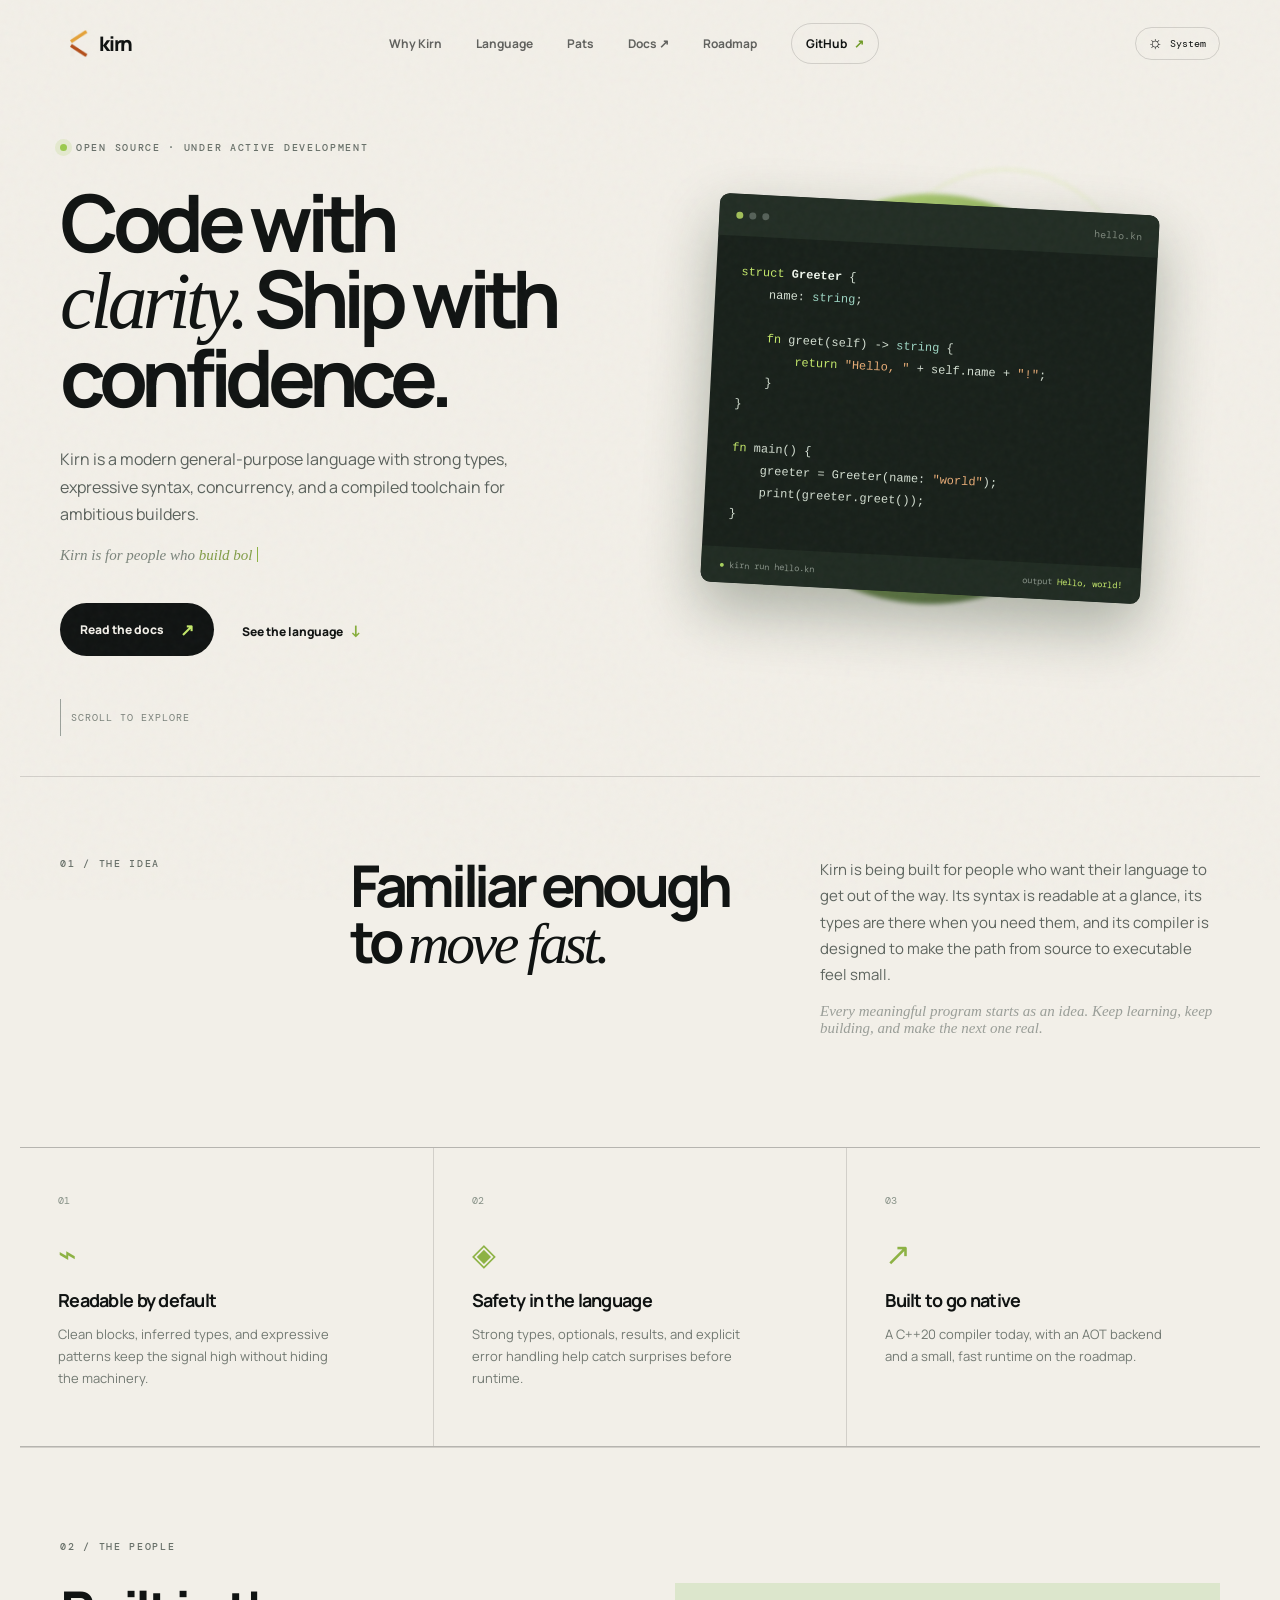
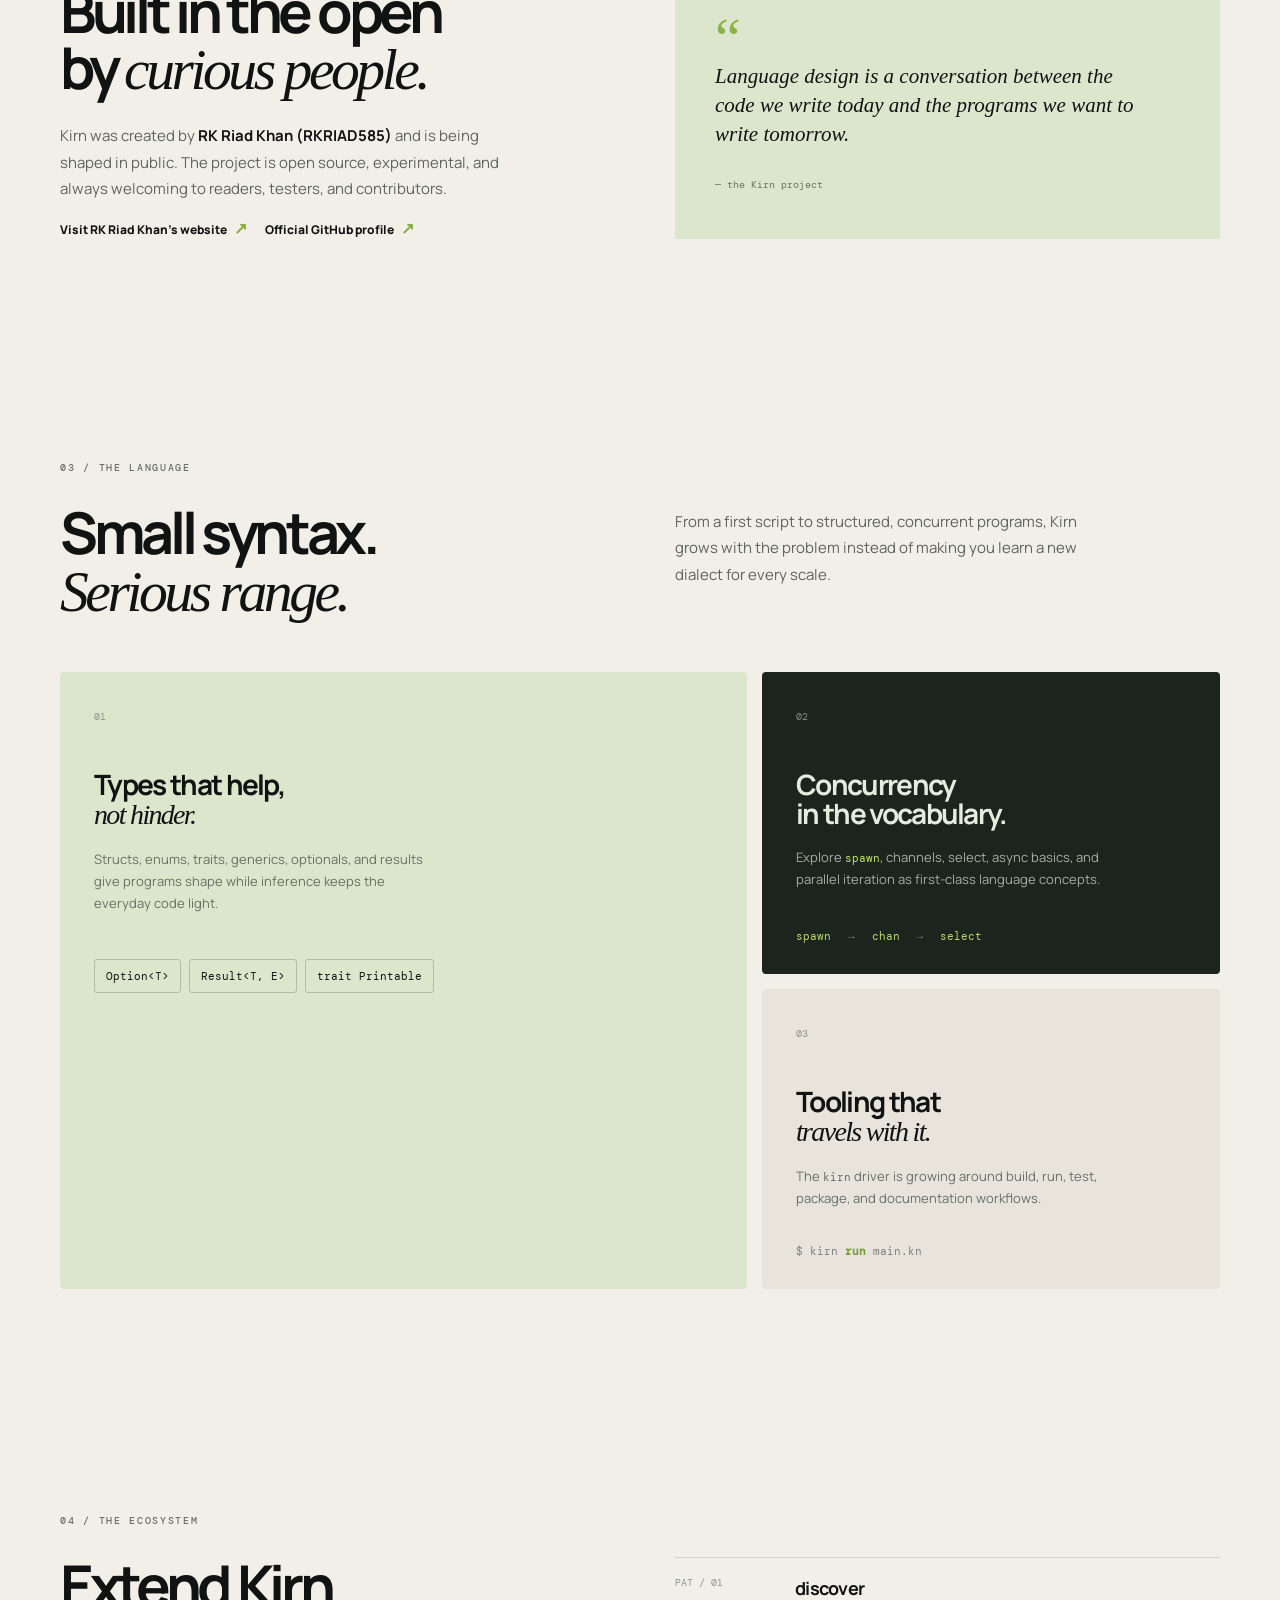
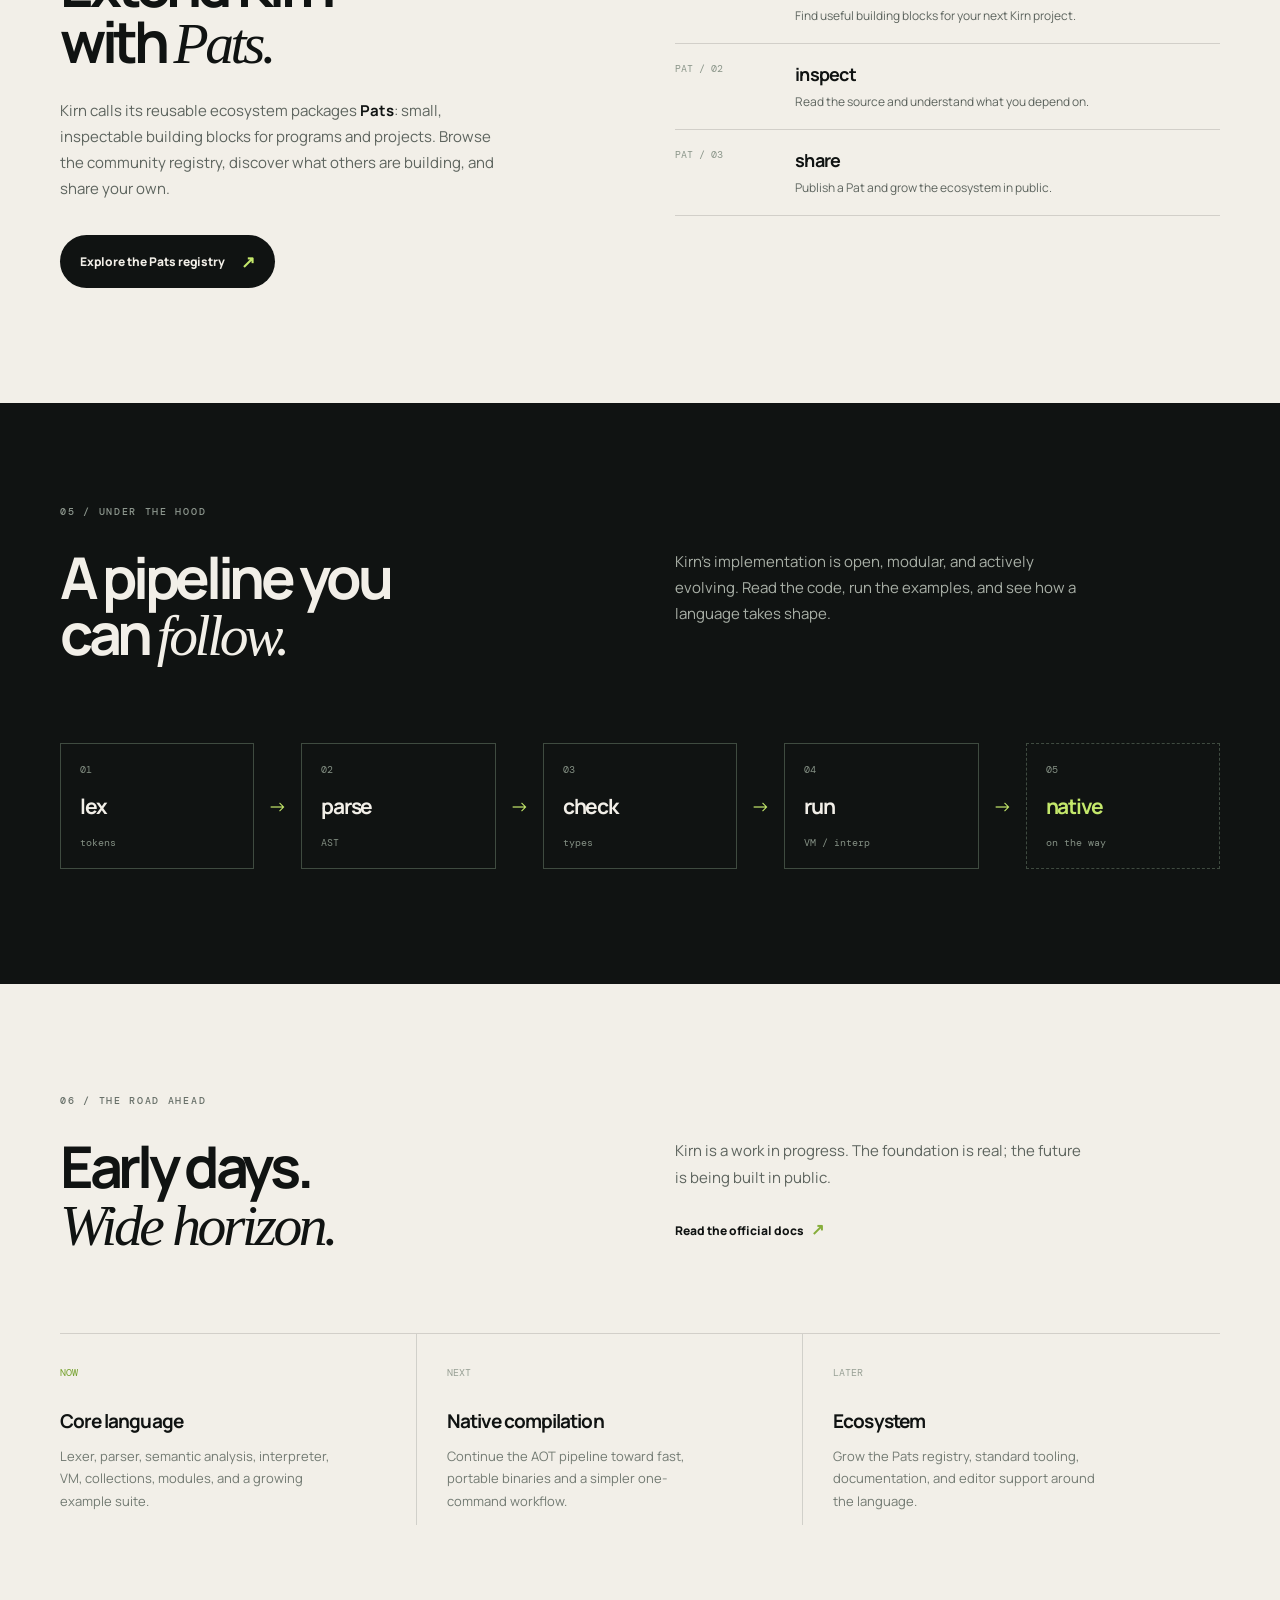
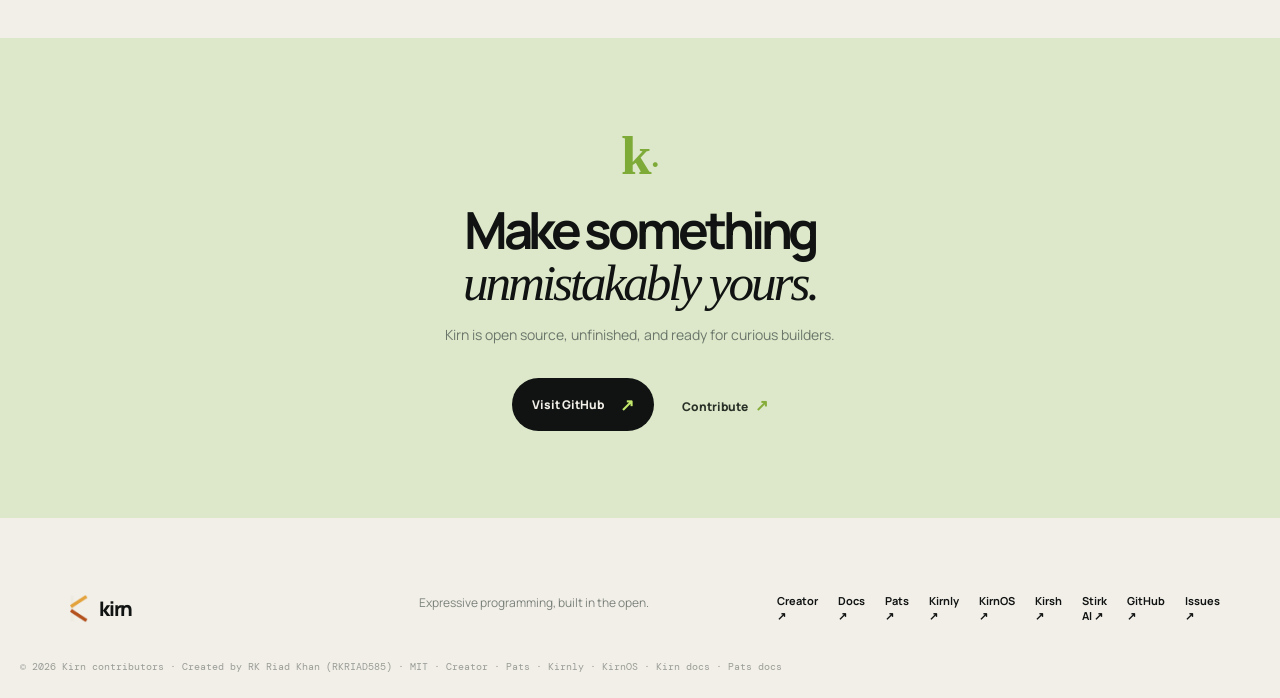
<file: index.html>
<!doctype html>
<html lang="en">
<head>
  <meta charset="UTF-8"><meta name="viewport" content="width=device-width,initial-scale=1">
  <meta name="description" content="Kirn is a modern, expressive general-purpose programming language with Python-inspired syntax, strong types, concurrency, and a fast compiled toolchain.">
  <meta name="keywords" content="Kirn programming language, systems programming language, compiled language, C++20 compiler, Python-inspired language, open source compiler">
  <meta name="author" content="RK Riad Khan (RKRIAD585)">
  <meta name="robots" content="index, follow, max-image-preview:large">
  <link rel="canonical" href="https://kirn-lang.github.io/">
  <meta name="theme-color" content="#101312"><title>Kirn Programming Language — expressive systems programming</title>
  <meta property="og:type" content="website"><meta property="og:site_name" content="Kirn"><meta property="og:title" content="Kirn Programming Language — expressive systems programming"><meta property="og:description" content="A modern, expressive general-purpose programming language with Python-inspired syntax, strong types, concurrency, and a fast compiled toolchain."><meta property="og:url" content="https://kirn-lang.github.io/"><meta property="og:image" content="https://kirn-lang.github.io/kirn-logos/kirn-1280x640.png"><meta property="og:image:alt" content="Kirn programming language">
  <meta name="twitter:card" content="summary_large_image"><meta name="twitter:title" content="Kirn Programming Language"><meta name="twitter:description" content="Expressive programming, built in the open by RK Riad Khan."><meta name="twitter:image" content="https://kirn-lang.github.io/kirn-logos/kirn-icon-on-light.png"><meta name="twitter:image:alt" content="Kirn icon">
  <link rel="icon" href="kirn-logos/kirn-icon.png"><link rel="preconnect" href="https://fonts.googleapis.com"><link rel="preconnect" href="https://fonts.gstatic.com" crossorigin>
  <link href="https://fonts.googleapis.com/css2?family=DM+Mono:wght@400;500&family=Manrope:wght@400;500;600;700;800&display=swap" rel="stylesheet"><link rel="stylesheet" href="styles.css">
</head>
<body><div class="grain" aria-hidden="true"></div>
<header class="site-header"><a class="brand" href="#top" aria-label="Kirn home"><img src="kirn-logos/kirn-icon.png" alt=""><span>kirn</span></a><nav class="nav" aria-label="Main navigation"><a href="#why">Why Kirn</a><a href="#language">Language</a><a href="#pats">Pats</a><a href="https://rkriad585.github.io/kirn/" target="_blank" rel="noreferrer">Docs <span>↗</span></a><a href="#roadmap">Roadmap</a><a class="nav-github" href="https://github.com/rkriad585/kirn" target="_blank" rel="noreferrer">GitHub <span>↗</span></a></nav><div class="header-tools"><button class="theme-toggle" type="button" aria-label="Use system theme" title="Use system theme"><span class="theme-icon" aria-hidden="true">☼</span><span class="theme-label">System</span></button><button class="menu" aria-label="Toggle navigation" aria-expanded="false"><i></i><i></i></button></div></header>
<main id="top">
<section class="hero wrap"><div class="hero-copy"><p class="eyebrow"><span class="pulse"></span> open source · under active development</p><h1>Code with<br><em>clarity.</em> Ship with<br>confidence.</h1><p class="lede">Kirn is a modern general-purpose language with strong types, expressive syntax, concurrency, and a compiled toolchain for ambitious builders.</p><p class="hero-typing" aria-live="polite"><span>Kirn is for people who </span><strong id="typing-text">build boldly.</strong><i class="typing-cursor" aria-hidden="true"></i></p><div class="hero-actions"><a class="button button-primary" href="https://rkriad585.github.io/kirn/" target="_blank" rel="noreferrer">Read the docs <span>↗</span></a><a class="text-link" href="#language">See the language <span>↓</span></a></div></div><div class="hero-art"><div class="orb orb-one"></div><div class="orb orb-two"></div><div class="code-card"><div class="window-bar"><span></span><span></span><span></span><small>hello.kn</small></div><pre><code><b>struct</b> <strong>Greeter</strong> {
    name: <i>string</i>;

    <b>fn</b> greet(self) -&gt; <i>string</i> {
        <b>return</b> <u>"Hello, "</u> + self.name + <u>"!"</u>;
    }
}

<b>fn</b> main() {
    greeter = Greeter(name: <u>"world"</u>);
    print(greeter.greet());
}</code></pre><div class="code-footer"><span><b>●</b> kirn run hello.kn</span><span>output <strong>Hello, world!</strong></span></div></div></div><div class="scroll-note"><span></span> scroll to explore</div></section>
<section class="intro wrap" id="why"><div class="section-label">01 / the idea</div><div class="intro-content"><h2>Familiar enough<br>to <em>move fast.</em></h2><div><p>Kirn is being built for people who want their language to get out of the way. Its syntax is readable at a glance, its types are there when you need them, and its compiler is designed to make the path from source to executable feel small.</p><p class="muted">Every meaningful program starts as an idea. Keep learning, keep building, and make the next one real.</p></div></div></section>
<section class="pillars wrap"><article><span class="number">01</span><div class="pillar-icon">⌁</div><h3>Readable by default</h3><p>Clean blocks, inferred types, and expressive patterns keep the signal high without hiding the machinery.</p></article><article><span class="number">02</span><div class="pillar-icon">◈</div><h3>Safety in the language</h3><p>Strong types, optionals, results, and explicit error handling help catch surprises before runtime.</p></article><article><span class="number">03</span><div class="pillar-icon">↗</div><h3>Built to go native</h3><p>A C++20 compiler today, with an AOT backend and a small, fast runtime on the roadmap.</p></article></section>
<section class="about wrap"><div class="section-label">02 / the people</div><div class="about-grid"><div><h2>Built in the open<br>by <em>curious people.</em></h2><p>Kirn was created by <strong>RK Riad Khan (RKRIAD585)</strong> and is being shaped in public. The project is open source, experimental, and always welcoming to readers, testers, and contributors.</p><div class="about-links"><a class="text-link" href="https://rkriad585.github.io/" target="_blank" rel="noreferrer">Visit RK Riad Khan’s website <span>↗</span></a><a class="text-link" href="https://github.com/rkriad585" target="_blank" rel="noreferrer">Official GitHub profile <span>↗</span></a></div></div><div class="about-note"><span class="quote-mark">“</span><p>Language design is a conversation between the code we write today and the programs we want to write tomorrow.</p><small>— the Kirn project</small></div></div></section>
<section class="language wrap" id="language"><div class="section-label">03 / the language</div><div class="language-head"><h2>Small syntax.<br><em>Serious range.</em></h2><p>From a first script to structured, concurrent programs, Kirn grows with the problem instead of making you learn a new dialect for every scale.</p></div><div class="feature-grid"><div class="feature feature-wide"><span>01</span><h3>Types that help,<br><em>not hinder.</em></h3><p>Structs, enums, traits, generics, optionals, and results give programs shape while inference keeps the everyday code light.</p><div class="type-row"><code>Option&lt;T&gt;</code><code>Result&lt;T, E&gt;</code><code>trait Printable</code></div></div><div class="feature dark-feature"><span>02</span><h3>Concurrency<br>in the vocabulary.</h3><p>Explore <code>spawn</code>, channels, select, async basics, and parallel iteration as first-class language concepts.</p><div class="signal">spawn <i>→</i> chan <i>→</i> select</div></div><div class="feature"><span>03</span><h3>Tooling that<br><em>travels with it.</em></h3><p>The <code>kirn</code> driver is growing around build, run, test, package, and documentation workflows.</p><div class="command">$ kirn <b>run</b> main.kn</div></div></div></section>
<section class="pats wrap" id="pats"><div class="section-label">04 / the ecosystem</div><div class="pats-grid"><div><h2>Extend Kirn<br>with <em>Pats.</em></h2><p>Kirn calls its reusable ecosystem packages <strong>Pats</strong>: small, inspectable building blocks for programs and projects. Browse the community registry, discover what others are building, and share your own.</p><a class="button button-primary" href="https://pats-registry.github.io/" target="_blank" rel="noreferrer">Explore the Pats registry <span>↗</span></a></div><div class="pat-list"><div><span>pat / 01</span><strong>discover</strong><p>Find useful building blocks for your next Kirn project.</p></div><div><span>pat / 02</span><strong>inspect</strong><p>Read the source and understand what you depend on.</p></div><div><span>pat / 03</span><strong>share</strong><p>Publish a Pat and grow the ecosystem in public.</p></div></div></div></section>
<section class="architecture"><div class="wrap"><div class="section-label">05 / under the hood</div><div class="architecture-head"><h2>A pipeline you<br>can <em>follow.</em></h2><p>Kirn’s implementation is open, modular, and actively evolving. Read the code, run the examples, and see how a language takes shape.</p></div><div class="pipeline"><div><small>01</small><strong>lex</strong><span>tokens</span></div><i>→</i><div><small>02</small><strong>parse</strong><span>AST</span></div><i>→</i><div><small>03</small><strong>check</strong><span>types</span></div><i>→</i><div><small>04</small><strong>run</strong><span>VM / interp</span></div><i>→</i><div class="planned"><small>05</small><strong>native</strong><span>on the way</span></div></div></div></section>
<section class="roadmap wrap" id="roadmap"><div class="section-label">06 / the road ahead</div><div class="roadmap-head"><h2>Early days.<br><em>Wide horizon.</em></h2><div><p>Kirn is a work in progress. The foundation is real; the future is being built in public.</p><a class="text-link" href="https://rkriad585.github.io/kirn/" target="_blank" rel="noreferrer">Read the official docs <span>↗</span></a></div></div><div class="timeline"><div class="done"><span>now</span><h3>Core language</h3><p>Lexer, parser, semantic analysis, interpreter, VM, collections, modules, and a growing example suite.</p></div><div><span>next</span><h3>Native compilation</h3><p>Continue the AOT pipeline toward fast, portable binaries and a simpler one-command workflow.</p></div><div><span>later</span><h3>Ecosystem</h3><p>Grow the Pats registry, standard tooling, documentation, and editor support around the language.</p></div></div></section>
<section class="cta wrap"><div class="cta-mark">k<span>·</span></div><h2>Make something<br><em>unmistakably yours.</em></h2><p>Kirn is open source, unfinished, and ready for curious builders.</p><div class="hero-actions"><a class="button button-primary" href="https://github.com/rkriad585/kirn" target="_blank" rel="noreferrer">Visit GitHub <span>↗</span></a><a class="text-link light-link" href="https://github.com/rkriad585/kirn/blob/main/CONTRIBUTING.md" target="_blank" rel="noreferrer">Contribute <span>↗</span></a></div></section>
</main><footer class="footer wrap"><a class="brand" href="#top"><img src="kirn-logos/kirn-icon.png" alt=""><span>kirn</span></a><p>Expressive programming, built in the open.</p><div><a href="https://rkriad585.github.io/" target="_blank" rel="noreferrer">Creator ↗</a><a href="https://rkriad585.github.io/kirn/" target="_blank" rel="noreferrer">Docs ↗</a><a href="https://pats-registry.github.io/" target="_blank" rel="noreferrer">Pats ↗</a><a href="https://kirnly.github.io/" target="_blank" rel="noreferrer">Kirnly ↗</a><a href="https://kirnos-kernel.github.io/" target="_blank" rel="noreferrer">KirnOS ↗</a><a href="https://kirsh-shell.github.io/" target="_blank" rel="noreferrer">Kirsh ↗</a><a href="https://stirk-ai.github.io/" target="_blank" rel="noreferrer">Stirk AI ↗</a><a href="https://github.com/rkriad585/kirn" target="_blank" rel="noreferrer">GitHub ↗</a><a href="https://github.com/rkriad585/kirn/issues" target="_blank" rel="noreferrer">Issues ↗</a></div><small>© 2026 Kirn contributors · Created by RK Riad Khan (RKRIAD585) · MIT · <a href="https://rkriad585.github.io/" target="_blank" rel="noreferrer">Creator</a> · <a href="https://pats-registry.github.io/" target="_blank" rel="noreferrer">Pats</a> · <a href="https://kirnly.github.io/" target="_blank" rel="noreferrer">Kirnly</a> · <a href="https://kirnos-kernel.github.io/" target="_blank" rel="noreferrer">KirnOS</a> · <a href="https://rkriad585.github.io/kirn/" target="_blank" rel="noreferrer">Kirn docs</a> · <a href="https://pats-registry.github.io/pats" target="_blank" rel="noreferrer">Pats docs</a></small></footer><script type="application/ld+json">{"@context":"https://schema.org","@type":"SoftwareSourceCode","name":"Kirn","description":"A modern, expressive general-purpose programming language with Python-inspired syntax, strong types, concurrency, and a compiled toolchain.","url":"https://kirn-lang.github.io/","codeRepository":"https://github.com/rkriad585/kirn","programmingLanguage":"C++","license":"https://opensource.org/licenses/MIT","author":{"@type":"Person","name":"RK Riad Khan","alternateName":"RKRIAD585","url":"https://rkriad585.github.io/","sameAs":["https://github.com/rkriad585"]},"isPartOf":{"@type":"WebSite","name":"Kirn","url":"https://kirn-lang.github.io/"}}</script><script src="script.js"></script></body></html>
</file>
<file: styles.css>
:root{--ink:#101312;--paper:#f2efe8;--lime:#c4e86b;--muted:#737873;--line:rgba(16,19,18,.14);--serif:Georgia,'Times New Roman',serif;--sans:'Manrope',Arial,sans-serif;--mono:'DM Mono',monospace}*{box-sizing:border-box}html{scroll-behavior:smooth}body{margin:0;background:var(--paper);color:var(--ink);font-family:var(--sans);overflow-x:hidden}.grain{position:fixed;inset:0;pointer-events:none;opacity:.06;z-index:10;background-image:url("data:image/svg+xml,%3Csvg viewBox='0 0 180 180' xmlns='http://www.w3.org/2000/svg'%3E%3Cfilter id='n'%3E%3CfeTurbulence type='fractalNoise' baseFrequency='.75' numOctaves='4' stitchTiles='stitch'/%3E%3C/filter%3E%3Crect width='100%25' height='100%25' filter='url(%23n)' opacity='.55'/%3E%3C/svg%3E")}.wrap{max-width:1240px;margin:auto;padding-left:40px;padding-right:40px}.site-header{height:86px;max-width:1240px;margin:auto;padding:0 40px;display:flex;align-items:center;justify-content:space-between;position:relative;z-index:20}.brand{display:flex;align-items:center;gap:10px;color:inherit;text-decoration:none;font-size:20px;font-weight:800;letter-spacing:-.06em}.brand img{width:29px;height:29px;object-fit:contain}.nav{display:flex;align-items:center;gap:34px;font-size:12px;font-weight:700}.nav a,.footer a{color:inherit;text-decoration:none}.nav a:not(.nav-github){opacity:.64}.nav a:hover,.footer a:hover{opacity:1}.nav-github{border:1px solid var(--line);padding:11px 14px;border-radius:100px}.nav-github span{color:#719c28;margin-left:5px}.menu{display:none;background:transparent;border:0}.menu i{display:block;width:22px;height:1px;background:var(--ink);margin:5px}.hero{min-height:690px;display:grid;grid-template-columns:1fr 1fr;align-items:center;position:relative;padding-top:35px;padding-bottom:100px}.eyebrow,.section-label{font:500 10px var(--mono);text-transform:uppercase;letter-spacing:.17em;color:#687069}.eyebrow{display:flex;align-items:center;gap:9px}.pulse{width:7px;height:7px;background:#9bc94d;border-radius:50%;box-shadow:0 0 0 5px rgba(155,201,77,.16)}h1,h2,h3,p{margin-top:0}h1{font-size:clamp(50px,6.2vw,86px);letter-spacing:-.08em;line-height:.96;margin:30px 0 31px;font-weight:700}em{font-family:var(--serif);font-weight:400;letter-spacing:-.06em}.lede{max-width:470px;line-height:1.7;color:#59605b;font-size:16px}.hero-actions{display:flex;align-items:center;gap:28px;margin-top:34px}.button{display:inline-flex;align-items:center;gap:16px;text-decoration:none;padding:15px 20px;border-radius:100px;font-size:12px;font-weight:800}.button-primary{background:var(--ink);color:var(--paper)}.button-primary span{color:var(--lime);font-size:17px}.text-link{color:var(--ink);font-size:12px;text-decoration:none;font-weight:800}.text-link span{color:#86ad3a;margin-left:5px;font-size:16px}.hero-art{height:490px;display:flex;justify-content:center;align-items:center;position:relative}.orb{position:absolute;border-radius:50%;filter:blur(2px)}.orb-one{height:410px;width:410px;background:radial-gradient(circle at 32% 28%,#cfef89,#8db153 48%,#263727 100%);opacity:.9}.orb-two{height:260px;width:260px;border:1px solid rgba(196,232,107,.55);transform:translate(75px,-100px)}.code-card{width:min(440px,100%);position:relative;z-index:1;border-radius:10px;overflow:hidden;background:#18201a;box-shadow:0 25px 60px rgba(22,39,20,.32);transform:rotate(3deg)}.window-bar{height:42px;background:#222d24;padding:0 17px;display:flex;gap:6px;align-items:center;color:#9ca79a}.window-bar span{height:7px;width:7px;border-radius:50%;background:#556159}.window-bar span:first-child{background:#a1bf59}.window-bar small{font:10px var(--mono);margin-left:auto;opacity:.75}.code-card pre{margin:0;padding:25px 25px 22px;color:#d4dfd2;font:12px/1.75 var(--mono);overflow:hidden}.code-card b{color:#c4e86b;font-weight:500}.code-card strong{color:#eff6ec}.code-card i{color:#9ed6c4;font-style:normal}.code-card u{color:#e9ad77;text-decoration:none}.code-footer{display:flex;justify-content:space-between;padding:12px 18px;background:#202b22;color:#879287;font:9px var(--mono)}.code-footer b{color:#a7cf5d}.code-footer strong{color:#c4e86b;font-weight:400}.scroll-note{position:absolute;bottom:40px;left:40px;color:#7b827b;font:10px var(--mono);text-transform:uppercase;letter-spacing:.1em;display:flex;gap:10px;align-items:center}.scroll-note span{width:1px;height:37px;background:#9ba19a}.intro{border-top:1px solid var(--line);padding-top:80px;padding-bottom:95px;display:grid;grid-template-columns:25% 75%}.intro-content{display:grid;grid-template-columns:1fr 1fr;gap:70px}.intro h2,.language h2,.architecture h2,.roadmap h2{font-size:clamp(38px,4.5vw,61px);letter-spacing:-.075em;line-height:.98;margin:0}.intro-content p,.language-head p,.architecture-head p,.roadmap-head p{max-width:420px;color:#5d645e;font-size:15px;line-height:1.75}.muted{color:#9a9e98!important;font:italic 15px var(--serif)!important}.pillars{display:grid;grid-template-columns:repeat(3,1fr);gap:1px;background:var(--line);border-top:1px solid var(--line);border-bottom:1px solid var(--line);padding:0}.pillars article{background:var(--paper);padding:39px 38px 43px;min-height:265px;position:relative}.number,.feature>span{font:10px var(--mono);color:#879187}.pillar-icon{font:31px var(--serif);color:#8db244;margin:27px 0 15px}.pillars h3{font-size:18px;letter-spacing:-.04em;margin-bottom:11px}.pillars p{font-size:13px;line-height:1.7;color:#727972;max-width:280px}.language{padding-top:112px;padding-bottom:120px}.language-head{display:grid;grid-template-columns:1fr 1fr;gap:70px;margin:30px 0 52px}.language-head p{margin:5px 0 0}.feature-grid{display:grid;grid-template-columns:1.2fr .8fr;gap:15px}.feature{background:#e8e4dc;border-radius:4px;padding:31px 34px;min-height:270px}.feature-wide{grid-row:span 2;min-height:555px;background:#dce6cc}.feature h3{font-size:28px;letter-spacing:-.06em;line-height:1.03;margin:45px 0 18px}.feature p{max-width:340px;color:#657064;font-size:13px;line-height:1.7}.feature code,.feature .command{font:11px var(--mono)}.type-row{display:flex;gap:8px;flex-wrap:wrap;margin-top:45px}.type-row code{border:1px solid rgba(16,19,18,.2);padding:9px 11px;border-radius:3px}.dark-feature{background:#1b241d;color:#e5ebdf}.dark-feature p{color:#a6afa1}.dark-feature code{color:var(--lime)}.signal{font:11px var(--mono);color:#badc6b;margin-top:39px}.signal i{font-style:normal;color:#77887a;padding:0 10px}.command{margin-top:35px;color:#7a827a}.command b{color:#779d38}.architecture{background:var(--ink);color:var(--paper);padding:102px 0 115px}.architecture .section-label{color:#8c968d}.architecture-head{display:grid;grid-template-columns:1fr 1fr;gap:70px;margin:31px 0 79px}.architecture-head p{color:#a9b0a7}.pipeline{display:flex;align-items:center;justify-content:space-between;gap:14px}.pipeline>div{height:126px;flex:1;border:1px solid #3f4b40;padding:19px;display:flex;flex-direction:column;justify-content:space-between}.pipeline small,.pipeline span{font:10px var(--mono);color:#849084}.pipeline strong{font-size:21px;letter-spacing:-.06em}.pipeline i{font-style:normal;color:var(--lime);font-size:19px}.pipeline .planned{border-style:dashed;color:#a9b2a7}.pipeline .planned strong{color:#c4e86b}.roadmap{padding-top:110px;padding-bottom:113px}.roadmap-head{display:grid;grid-template-columns:1fr 1fr;gap:70px;margin:31px 0 79px}.roadmap-head .text-link{display:inline-block;margin-top:12px}.timeline{display:grid;grid-template-columns:repeat(3,1fr);gap:0;border-top:1px solid var(--line)}.timeline>div{padding:25px 30px 0 0;border-right:1px solid var(--line);margin-right:30px}.timeline>div:last-child{border:0}.timeline span{font:10px var(--mono);text-transform:uppercase;color:#98a095}.timeline .done span{color:#76a22f}.timeline h3{font-size:19px;letter-spacing:-.05em;margin:27px 0 11px}.timeline p{font-size:13px;color:#727a72;line-height:1.7;max-width:270px}.cta{background:#dce8c9;text-align:center;padding-top:86px;padding-bottom:87px;max-width:none}.cta-mark{font:700 55px var(--serif);color:#7eaa38}.cta-mark span{font-size:30px}.cta h2{font-size:clamp(38px,4vw,58px);letter-spacing:-.08em;line-height:1;margin:17px 0}.cta p{color:#6c766b;font-size:14px}.cta .hero-actions{justify-content:center}.light-link{color:#283027}.footer{min-height:180px;display:grid;grid-template-columns:1fr 1fr 1fr;align-items:center;position:relative}.footer p{font-size:12px;color:#7b827b}.footer div{display:flex;gap:20px;justify-content:flex-end;font-size:11px;font-weight:700}.footer small{position:absolute;bottom:25px;color:#9a9d97;font:10px var(--mono)}
@media(max-width:800px){.wrap{padding-left:22px;padding-right:22px}.site-header{height:72px;padding:0 22px}.nav{display:none;position:absolute;top:65px;left:22px;right:22px;background:var(--paper);border:1px solid var(--line);padding:20px;flex-direction:column;align-items:flex-start;gap:20px}.nav.open{display:flex}.menu{display:block}.hero{display:block;padding-top:55px;min-height:0;padding-bottom:100px}.hero-art{height:405px;margin-top:25px}.orb-one{height:310px;width:310px}.code-card{transform:rotate(2deg);width:94%}.code-card pre{font-size:10px;padding:18px}.code-footer{font-size:8px}.scroll-note{left:22px;bottom:30px}.intro,.intro-content,.language-head,.architecture-head,.roadmap-head{display:block}.intro{padding-top:56px;padding-bottom:70px}.intro-content>div{margin-top:28px}.pillars,.feature-grid,.timeline{grid-template-columns:1fr}.pillars article{min-height:0;padding:30px}.language{padding-top:75px;padding-bottom:80px}.feature-wide{grid-row:auto;min-height:0}.feature{min-height:240px}.feature-grid{gap:10px}.architecture{padding:70px 0}.architecture-head{margin-bottom:50px}.pipeline{display:grid;grid-template-columns:1fr 1fr;gap:9px}.pipeline>div{height:106px}.pipeline>i{display:none}.roadmap{padding-top:75px;padding-bottom:80px}.timeline>div{border-right:0;border-bottom:1px solid var(--line);padding:23px 0;margin:0}.timeline>div:last-child{border:0}.footer{display:block;padding-top:40px;padding-bottom:80px}.footer p{margin:25px 0}.footer div{justify-content:flex-start}.footer small{left:22px}.hero-actions{gap:18px;flex-wrap:wrap}h1{font-size:53px}}
.header-tools{display:flex;align-items:center;gap:13px}.theme-toggle{display:inline-flex;align-items:center;gap:7px;border:1px solid var(--line);border-radius:100px;background:transparent;color:inherit;padding:9px 11px;font:10px var(--mono);cursor:pointer}.theme-toggle:hover{background:rgba(196,232,107,.16)}.theme-icon{font:17px Georgia,serif;line-height:10px}.theme-label{min-width:38px;text-align:left}.about{border-top:1px solid var(--line);padding-top:92px;padding-bottom:110px}.about-grid,.pats-grid{display:grid;grid-template-columns:1fr 1fr;gap:70px;margin-top:30px}.about h2,.pats h2{font-size:clamp(38px,4.5vw,61px);letter-spacing:-.075em;line-height:.98;margin:0 0 25px}.about p,.pats p{max-width:440px;color:#5d645e;font-size:15px;line-height:1.75}.about strong,.pats strong{color:var(--ink)}.about-note{background:#dce6cc;padding:35px 40px;min-height:220px;position:relative}.quote-mark{font:58px Georgia,serif;color:#8db244;line-height:.7}.about-note p{font:italic 21px/1.4 Georgia,serif;color:var(--ink);max-width:420px}.about-note small{font:10px var(--mono);color:#687466}.pats{padding-top:105px;padding-bottom:115px}.pats-grid{align-items:start}.pats .button{margin-top:17px}.pat-list{border-top:1px solid var(--line)}.pat-list>div{border-bottom:1px solid var(--line);padding:18px 0;display:grid;grid-template-columns:100px 1fr;column-gap:20px}.pat-list span{font:10px var(--mono);color:#8a9589;text-transform:uppercase}.pat-list strong{font-size:18px;letter-spacing:-.04em}.pat-list p{grid-column:2;margin:7px 0 0;font-size:12px;line-height:1.5}.theme-dark{--ink:#edf1e9;--paper:#101512;--line:rgba(237,241,233,.17)}.theme-dark .grain{opacity:.035}.theme-dark .nav,.theme-dark .menu{color:var(--ink)}.theme-dark .nav{background:var(--paper)}.theme-dark .feature{background:#1c241e;color:var(--ink)}.theme-dark .feature-wide,.theme-dark .about-note{background:#263323}.theme-dark .feature p,.theme-dark .about p,.theme-dark .pats p,.theme-dark .intro-content p,.theme-dark .language-head p,.theme-dark .roadmap-head p{color:#aab4a7}.theme-dark .muted{color:#849084!important}.theme-dark .button-primary{background:#e8efdf;color:#101512}.theme-dark .cta{background:#263323}.theme-dark .cta p{color:#aab4a7}.theme-dark .light-link{color:#e8efdf}.theme-dark .about strong,.theme-dark .pats strong{color:var(--ink)}
@media(max-width:800px){.theme-toggle{padding:8px 9px}.theme-label{display:none}.about,.pats{padding-top:70px;padding-bottom:75px}.about-grid,.pats-grid{display:block;margin-top:25px}.about-note,.pat-list{margin-top:35px}.about-note{padding:28px}.pat-list>div{grid-template-columns:82px 1fr}.pat-list p{grid-column:2}}
.about-links{display:flex;flex-wrap:wrap;gap:18px}
.hero-typing{font:italic 15px var(--serif);color:#829d48;margin:19px 0 0;min-height:22px}.hero-typing span{color:#7b847b}.hero-typing strong{font-weight:400}.typing-cursor{display:inline-block;width:1px;height:15px;background:#8db244;margin-left:4px;vertical-align:-2px;animation:blink 1s steps(1) infinite}@keyframes blink{50%{opacity:0}}
</file>
